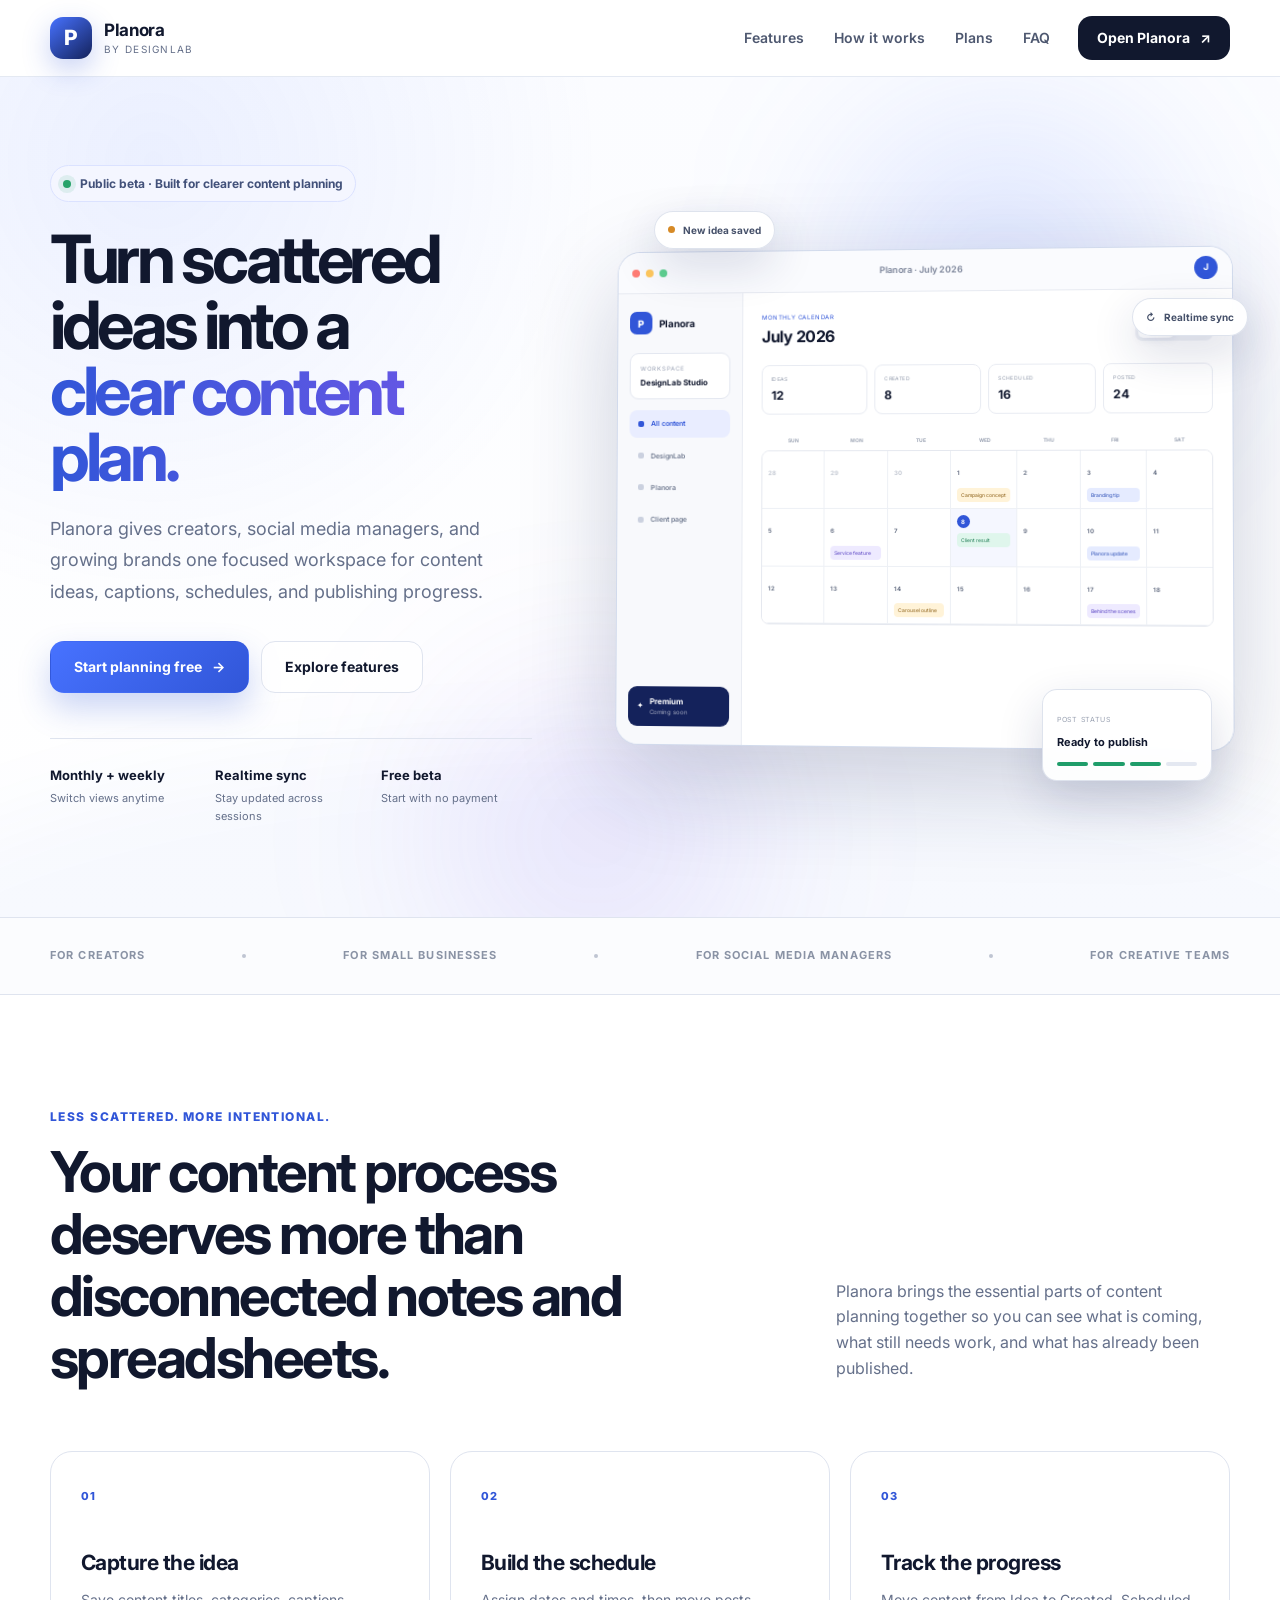
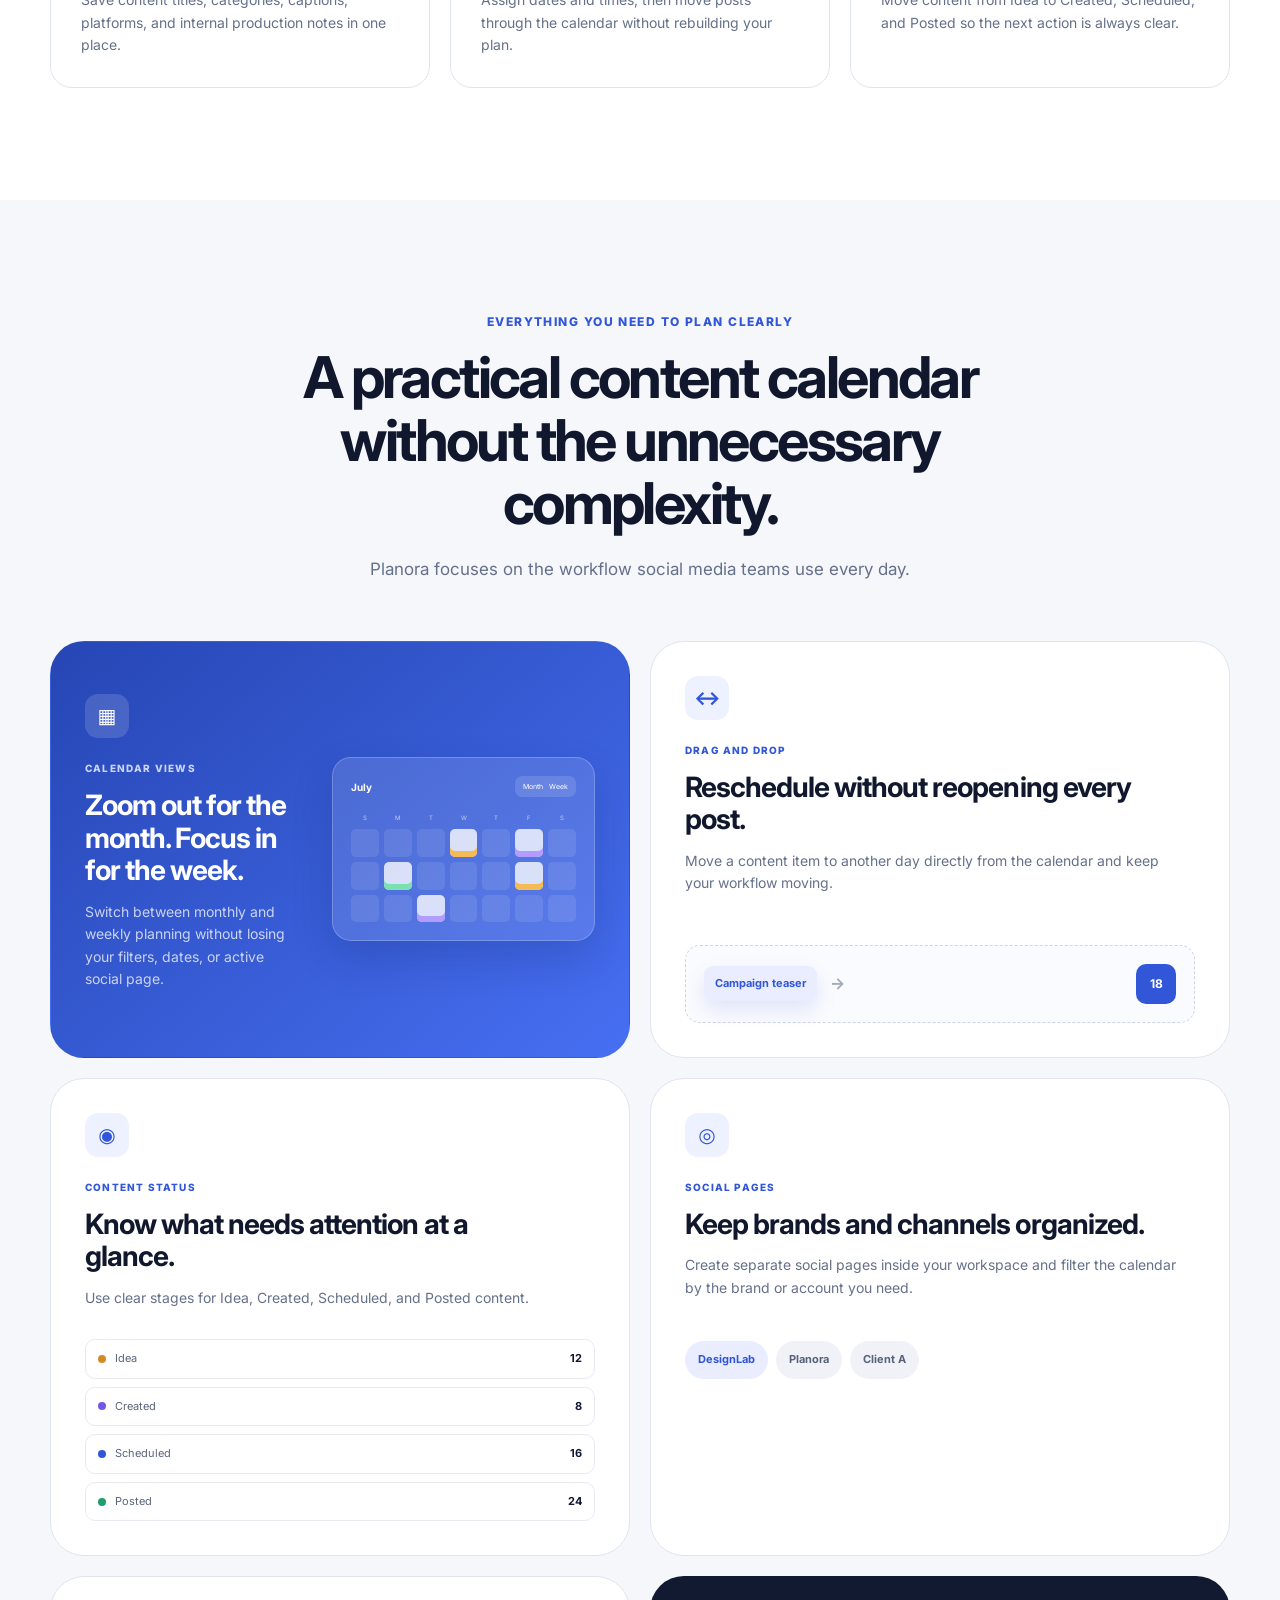
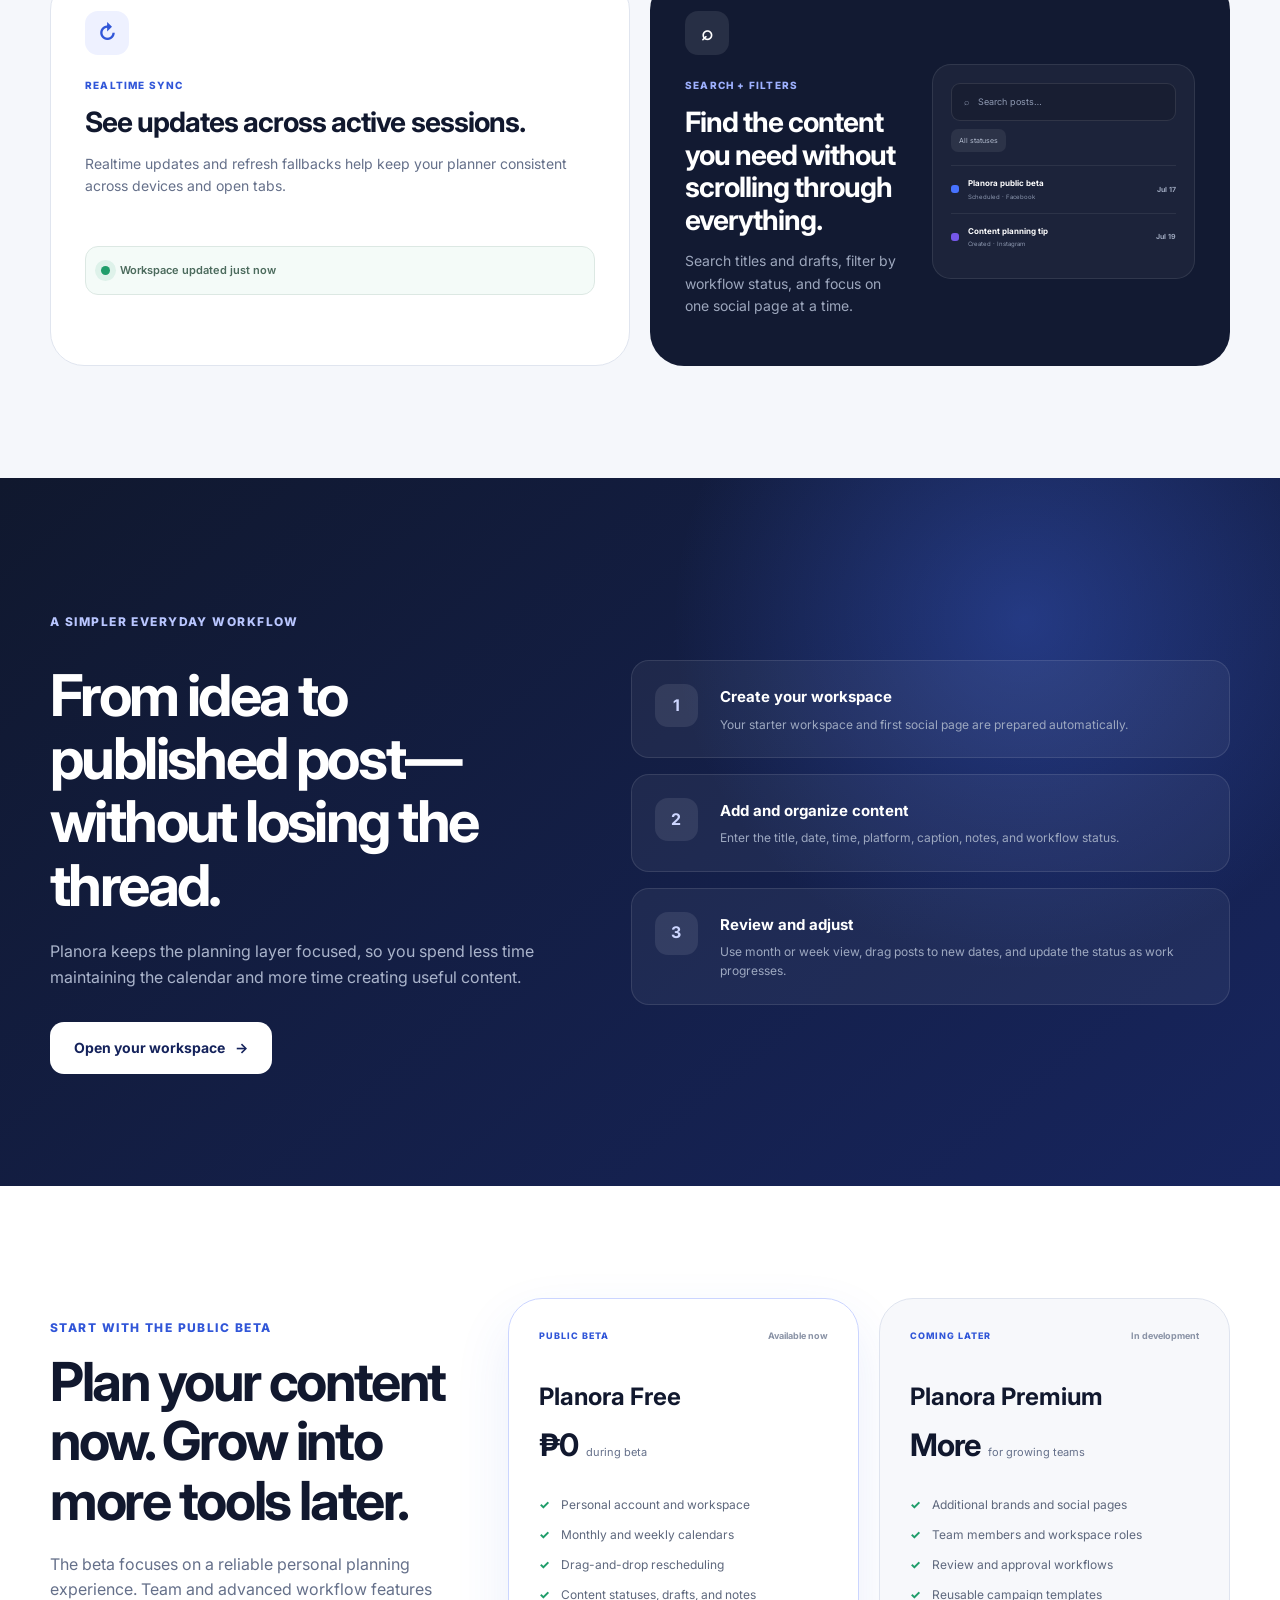
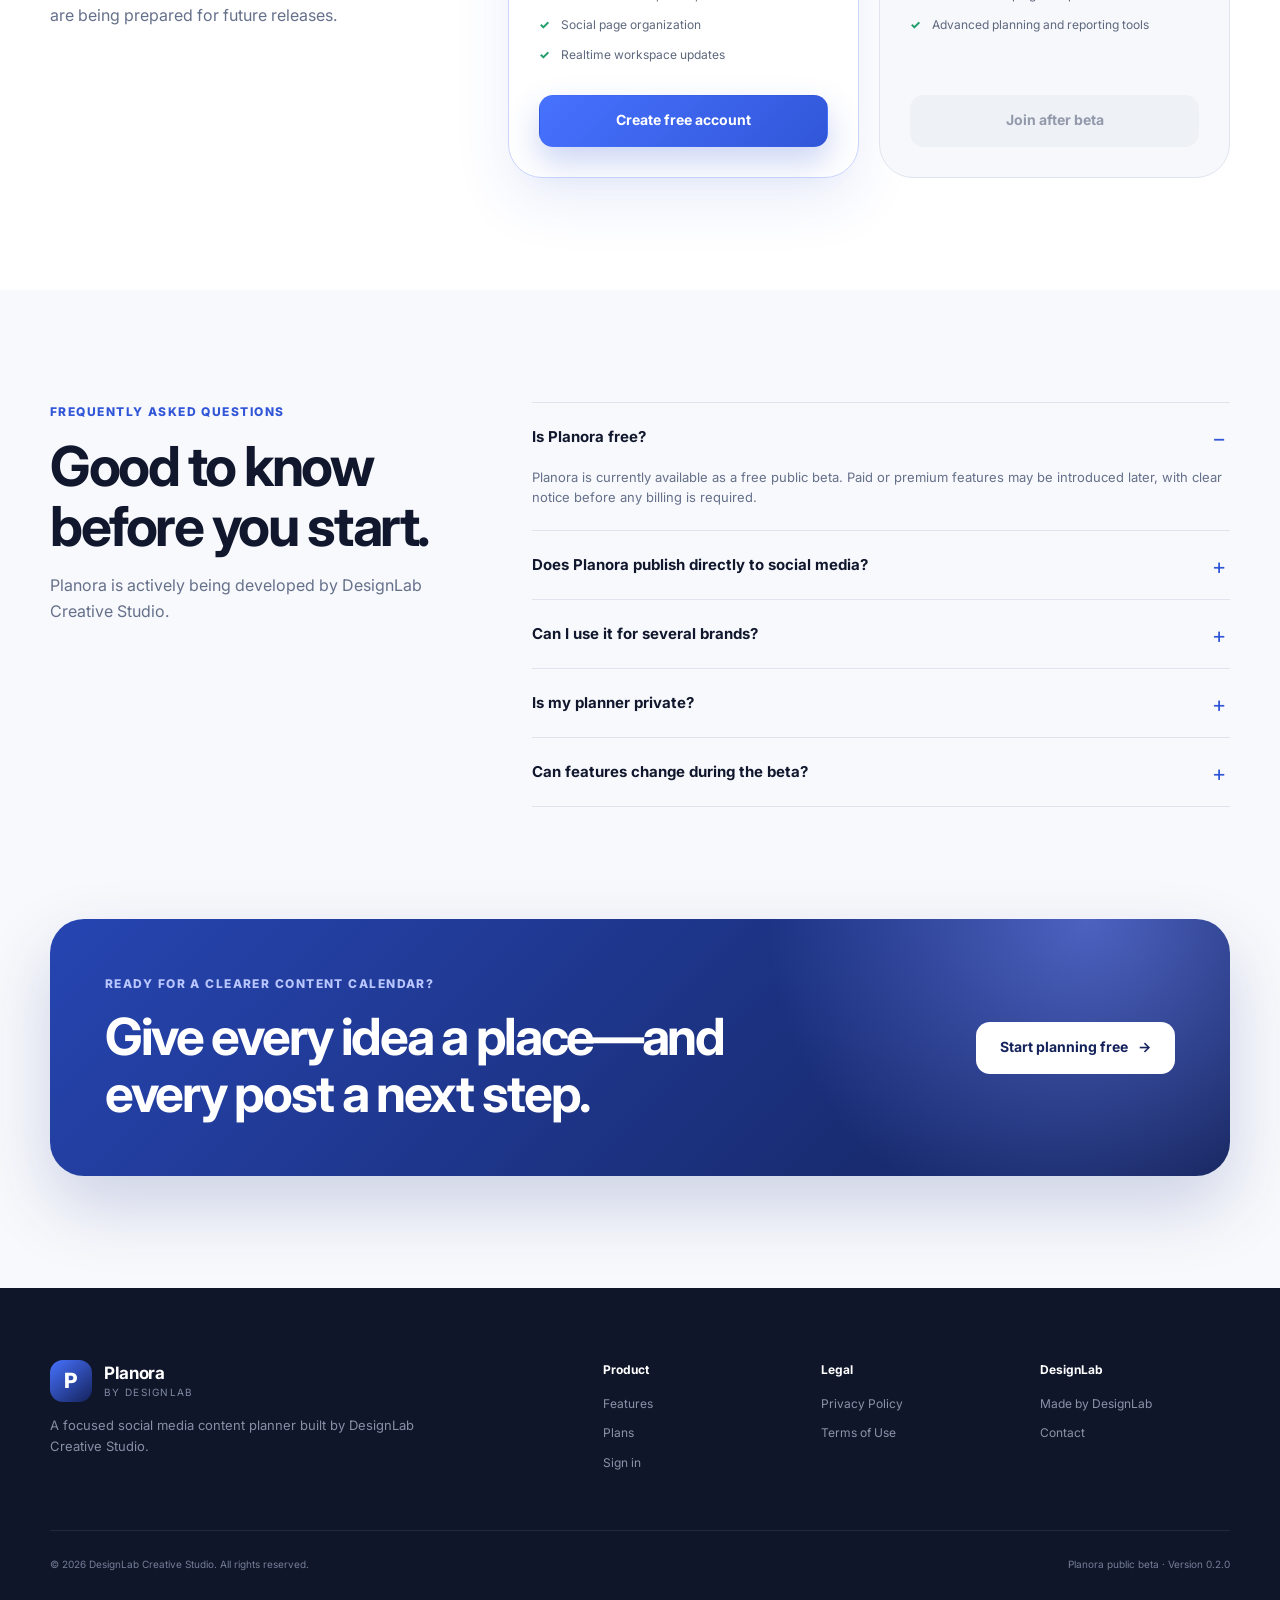
<file: index.html>
<!DOCTYPE html>
<html lang="en">
<head>
  <meta charset="UTF-8" />
  <meta name="viewport" content="width=device-width, initial-scale=1.0" />
  <meta name="theme-color" content="#3156d8" />
  <meta name="description" content="Planora is a focused social media content planner for creators, small businesses, and growing teams. Plan, organize, and move content with clarity." />
  <meta name="keywords" content="social media planner, content calendar, content planning, social media calendar, Planora, DesignLab Creative Studio" />
  <meta name="author" content="DesignLab Creative Studio" />
  <meta name="robots" content="index, follow" />

  <meta property="og:type" content="website" />
  <meta property="og:title" content="Planora — Social Media Planning, Simplified" />
  <meta property="og:description" content="Turn scattered content ideas into an organized, actionable publishing calendar." />
  <meta property="og:url" content="https://planora.madebydesignlab.com/" />
  <meta property="og:site_name" content="Planora" />

  <meta name="twitter:card" content="summary_large_image" />
  <meta name="twitter:title" content="Planora — Social Media Planning, Simplified" />
  <meta name="twitter:description" content="A clearer way to plan, organize, and schedule your social content." />

  <link rel="canonical" href="https://planora.madebydesignlab.com/" />
  <link rel="icon" href="favicon.svg" type="image/svg+xml" />
  <link rel="preconnect" href="https://fonts.googleapis.com" />
  <link rel="preconnect" href="https://fonts.gstatic.com" crossorigin />
  <link href="https://fonts.googleapis.com/css2?family=Inter:wght@400;500;600;700;800&display=swap" rel="stylesheet" />
  <link rel="stylesheet" href="landing.css" />

  <title>Planora — Social Media Planning, Simplified</title>

  <script type="application/ld+json">
  {
    "@context": "https://schema.org",
    "@type": "SoftwareApplication",
    "name": "Planora",
    "applicationCategory": "BusinessApplication",
    "operatingSystem": "Web",
    "description": "A social media content planner for organizing ideas, schedules, captions, and publishing workflows.",
    "url": "https://planora.madebydesignlab.com/",
    "creator": {
      "@type": "Organization",
      "name": "DesignLab Creative Studio",
      "url": "https://madebydesignlab.com/"
    },
    "offers": {
      "@type": "Offer",
      "price": "0",
      "priceCurrency": "PHP",
      "description": "Free public beta access"
    }
  }
  </script>
</head>
<body>
  <a class="skip-link" href="#main">Skip to content</a>

  <header class="site-header">
    <div class="shell nav-shell">
      <a class="brand" href="./" aria-label="Planora home">
        <span class="brand-mark">P</span>
        <span>
          <strong>Planora</strong>
          <small>by DesignLab</small>
        </span>
      </a>

      <nav class="desktop-nav" aria-label="Primary navigation">
        <a href="#features">Features</a>
        <a href="#workflow">How it works</a>
        <a href="#plans">Plans</a>
        <a href="#faq">FAQ</a>
      </nav>

      <a class="button button-small button-dark" href="login.html">Open Planora <span>↗</span></a>
    </div>
  </header>

  <main id="main">
    <section class="hero">
      <div class="hero-glow hero-glow-one"></div>
      <div class="hero-glow hero-glow-two"></div>

      <div class="shell hero-grid">
        <div class="hero-copy">
          <div class="eyebrow-pill"><span></span> Public beta · Built for clearer content planning</div>
          <h1>Turn scattered ideas into a <em>clear content plan.</em></h1>
          <p class="hero-lead">
            Planora gives creators, social media managers, and growing brands one focused workspace for content ideas, captions, schedules, and publishing progress.
          </p>

          <div class="hero-actions">
            <a class="button button-primary" href="login.html">Start planning free <span>→</span></a>
            <a class="button button-ghost" href="#features">Explore features</a>
          </div>

          <div class="hero-trust">
            <div><strong>Monthly + weekly</strong><span>Switch views anytime</span></div>
            <div><strong>Realtime sync</strong><span>Stay updated across sessions</span></div>
            <div><strong>Free beta</strong><span>Start with no payment</span></div>
          </div>
        </div>

        <div class="product-stage" aria-label="Planora interface preview">
          <div class="floating-chip chip-one"><span class="chip-dot idea"></span> New idea saved</div>
          <div class="floating-chip chip-two"><span>↻</span> Realtime sync</div>

          <div class="app-window">
            <div class="window-bar">
              <div class="traffic"><i></i><i></i><i></i></div>
              <div class="window-title">Planora · July 2026</div>
              <div class="window-avatar">J</div>
            </div>

            <div class="window-body">
              <aside class="mock-sidebar">
                <div class="mock-brand"><span>P</span><strong>Planora</strong></div>
                <div class="mock-workspace">
                  <small>WORKSPACE</small>
                  <strong>DesignLab Studio</strong>
                </div>
                <div class="mock-nav active"><i></i> All content</div>
                <div class="mock-nav"><i></i> DesignLab</div>
                <div class="mock-nav"><i></i> Planora</div>
                <div class="mock-nav"><i></i> Client page</div>
                <div class="mock-upgrade">✦ <span><strong>Premium</strong><small>Coming soon</small></span></div>
              </aside>

              <div class="mock-main">
                <div class="mock-heading">
                  <div><small>MONTHLY CALENDAR</small><strong>July 2026</strong></div>
                  <div class="mock-toggle"><span class="active">Month</span><span>Week</span></div>
                </div>

                <div class="mock-stats">
                  <div><small>IDEAS</small><strong>12</strong></div>
                  <div><small>CREATED</small><strong>8</strong></div>
                  <div><small>SCHEDULED</small><strong>16</strong></div>
                  <div><small>POSTED</small><strong>24</strong></div>
                </div>

                <div class="calendar-labels">
                  <span>SUN</span><span>MON</span><span>TUE</span><span>WED</span><span>THU</span><span>FRI</span><span>SAT</span>
                </div>

                <div class="mock-calendar">
                  <div class="day muted"><b>28</b></div>
                  <div class="day muted"><b>29</b></div>
                  <div class="day muted"><b>30</b></div>
                  <div class="day"><b>1</b><div class="post idea-post">Campaign concept</div></div>
                  <div class="day"><b>2</b></div>
                  <div class="day"><b>3</b><div class="post scheduled-post">Branding tip</div></div>
                  <div class="day"><b>4</b></div>
                  <div class="day"><b>5</b></div>
                  <div class="day"><b>6</b><div class="post created-post">Service feature</div></div>
                  <div class="day"><b>7</b></div>
                  <div class="day today"><b>8</b><div class="post posted-post">Client result</div></div>
                  <div class="day"><b>9</b></div>
                  <div class="day"><b>10</b><div class="post scheduled-post">Planora update</div></div>
                  <div class="day"><b>11</b></div>
                  <div class="day"><b>12</b></div>
                  <div class="day"><b>13</b></div>
                  <div class="day"><b>14</b><div class="post idea-post">Carousel outline</div></div>
                  <div class="day"><b>15</b></div>
                  <div class="day"><b>16</b></div>
                  <div class="day"><b>17</b><div class="post created-post">Behind the scenes</div></div>
                  <div class="day"><b>18</b></div>
                </div>
              </div>
            </div>
          </div>

          <div class="floating-card">
            <small>POST STATUS</small>
            <strong>Ready to publish</strong>
            <div><span></span><span></span><span></span><span></span></div>
          </div>
        </div>
      </div>
    </section>

    <section class="logo-strip" aria-label="Planora benefits">
      <div class="shell logo-strip-inner">
        <span>FOR CREATORS</span>
        <i></i>
        <span>FOR SMALL BUSINESSES</span>
        <i></i>
        <span>FOR SOCIAL MEDIA MANAGERS</span>
        <i></i>
        <span>FOR CREATIVE TEAMS</span>
      </div>
    </section>

    <section class="section problem-section">
      <div class="shell split-heading">
        <div>
          <p class="section-kicker">Less scattered. More intentional.</p>
          <h2>Your content process deserves more than disconnected notes and spreadsheets.</h2>
        </div>
        <p>
          Planora brings the essential parts of content planning together so you can see what is coming, what still needs work, and what has already been published.
        </p>
      </div>

      <div class="shell outcome-grid">
        <article>
          <span>01</span>
          <h3>Capture the idea</h3>
          <p>Save content titles, categories, captions, platforms, and internal production notes in one place.</p>
        </article>
        <article>
          <span>02</span>
          <h3>Build the schedule</h3>
          <p>Assign dates and times, then move posts through the calendar without rebuilding your plan.</p>
        </article>
        <article>
          <span>03</span>
          <h3>Track the progress</h3>
          <p>Move content from Idea to Created, Scheduled, and Posted so the next action is always clear.</p>
        </article>
      </div>
    </section>

    <section id="features" class="section feature-section">
      <div class="shell section-heading centered">
        <p class="section-kicker">Everything you need to plan clearly</p>
        <h2>A practical content calendar without the unnecessary complexity.</h2>
        <p>Planora focuses on the workflow social media teams use every day.</p>
      </div>

      <div class="shell feature-grid">
        <article class="feature-card feature-card-wide blue-card">
          <div class="feature-copy">
            <span class="feature-icon">▦</span>
            <p class="feature-label">CALENDAR VIEWS</p>
            <h3>Zoom out for the month. Focus in for the week.</h3>
            <p>Switch between monthly and weekly planning without losing your filters, dates, or active social page.</p>
          </div>
          <div class="mini-calendar">
            <div class="mini-calendar-top"><strong>July</strong><span>Month&nbsp;&nbsp; Week</span></div>
            <div class="mini-days"><span>S</span><span>M</span><span>T</span><span>W</span><span>T</span><span>F</span><span>S</span></div>
            <div class="mini-grid">
              <i></i><i></i><i></i><i class="with-post"></i><i></i><i class="with-post purple"></i><i></i>
              <i></i><i class="with-post green"></i><i></i><i></i><i></i><i class="with-post"></i><i></i>
              <i></i><i></i><i class="with-post purple"></i><i></i><i></i><i></i><i></i>
            </div>
          </div>
        </article>

        <article class="feature-card">
          <span class="feature-icon">↔</span>
          <p class="feature-label">DRAG AND DROP</p>
          <h3>Reschedule without reopening every post.</h3>
          <p>Move a content item to another day directly from the calendar and keep your workflow moving.</p>
          <div class="drag-demo">
            <span>Campaign teaser</span><b>→</b><div>18</div>
          </div>
        </article>

        <article class="feature-card">
          <span class="feature-icon">◉</span>
          <p class="feature-label">CONTENT STATUS</p>
          <h3>Know what needs attention at a glance.</h3>
          <p>Use clear stages for Idea, Created, Scheduled, and Posted content.</p>
          <div class="status-stack">
            <span><i class="idea"></i>Idea <b>12</b></span>
            <span><i class="created"></i>Created <b>8</b></span>
            <span><i class="scheduled"></i>Scheduled <b>16</b></span>
            <span><i class="posted"></i>Posted <b>24</b></span>
          </div>
        </article>

        <article class="feature-card">
          <span class="feature-icon">◎</span>
          <p class="feature-label">SOCIAL PAGES</p>
          <h3>Keep brands and channels organized.</h3>
          <p>Create separate social pages inside your workspace and filter the calendar by the brand or account you need.</p>
          <div class="page-pills"><span>DesignLab</span><span>Planora</span><span>Client A</span></div>
        </article>

        <article class="feature-card">
          <span class="feature-icon">↻</span>
          <p class="feature-label">REALTIME SYNC</p>
          <h3>See updates across active sessions.</h3>
          <p>Realtime updates and refresh fallbacks help keep your planner consistent across devices and open tabs.</p>
          <div class="sync-line"><i></i><span>Workspace updated just now</span></div>
        </article>

        <article class="feature-card feature-card-wide dark-card">
          <div class="feature-copy">
            <span class="feature-icon">⌕</span>
            <p class="feature-label">SEARCH + FILTERS</p>
            <h3>Find the content you need without scrolling through everything.</h3>
            <p>Search titles and drafts, filter by workflow status, and focus on one social page at a time.</p>
          </div>
          <div class="search-preview">
            <div class="search-box">⌕ &nbsp; Search posts…</div>
            <span>All statuses</span>
            <div class="search-result"><i></i><div><strong>Planora public beta</strong><small>Scheduled · Facebook</small></div><b>Jul 17</b></div>
            <div class="search-result"><i class="purple"></i><div><strong>Content planning tip</strong><small>Created · Instagram</small></div><b>Jul 19</b></div>
          </div>
        </article>
      </div>
    </section>

    <section id="workflow" class="section workflow-section">
      <div class="shell workflow-grid">
        <div class="workflow-copy">
          <p class="section-kicker light">A simpler everyday workflow</p>
          <h2>From idea to published post—without losing the thread.</h2>
          <p>Planora keeps the planning layer focused, so you spend less time maintaining the calendar and more time creating useful content.</p>
          <a class="button button-light" href="login.html">Open your workspace <span>→</span></a>
        </div>

        <div class="workflow-steps">
          <article><span>1</span><div><strong>Create your workspace</strong><p>Your starter workspace and first social page are prepared automatically.</p></div></article>
          <article><span>2</span><div><strong>Add and organize content</strong><p>Enter the title, date, time, platform, caption, notes, and workflow status.</p></div></article>
          <article><span>3</span><div><strong>Review and adjust</strong><p>Use month or week view, drag posts to new dates, and update the status as work progresses.</p></div></article>
        </div>
      </div>
    </section>

    <section id="plans" class="section plans-section">
      <div class="shell plans-grid">
        <div class="plans-heading">
          <p class="section-kicker">Start with the public beta</p>
          <h2>Plan your content now. Grow into more tools later.</h2>
          <p>The beta focuses on a reliable personal planning experience. Team and advanced workflow features are being prepared for future releases.</p>
        </div>

        <article class="plan-card current-plan">
          <div class="plan-top"><span>PUBLIC BETA</span><b>Available now</b></div>
          <h3>Planora Free</h3>
          <p class="price"><strong>₱0</strong><span>during beta</span></p>
          <ul>
            <li>Personal account and workspace</li>
            <li>Monthly and weekly calendars</li>
            <li>Drag-and-drop rescheduling</li>
            <li>Content statuses, drafts, and notes</li>
            <li>Social page organization</li>
            <li>Realtime workspace updates</li>
          </ul>
          <a class="button button-primary button-full" href="login.html">Create free account</a>
        </article>

        <article class="plan-card future-plan">
          <div class="plan-top"><span>COMING LATER</span><b>In development</b></div>
          <h3>Planora Premium</h3>
          <p class="price"><strong>More</strong><span>for growing teams</span></p>
          <ul>
            <li>Additional brands and social pages</li>
            <li>Team members and workspace roles</li>
            <li>Review and approval workflows</li>
            <li>Reusable campaign templates</li>
            <li>Advanced planning and reporting tools</li>
          </ul>
          <span class="button button-disabled button-full">Join after beta</span>
        </article>
      </div>
    </section>

    <section id="faq" class="section faq-section">
      <div class="shell faq-layout">
        <div>
          <p class="section-kicker">Frequently asked questions</p>
          <h2>Good to know before you start.</h2>
          <p>Planora is actively being developed by DesignLab Creative Studio.</p>
        </div>

        <div class="faq-list">
          <details open>
            <summary>Is Planora free?</summary>
            <p>Planora is currently available as a free public beta. Paid or premium features may be introduced later, with clear notice before any billing is required.</p>
          </details>
          <details>
            <summary>Does Planora publish directly to social media?</summary>
            <p>Not yet. The current beta is a planning and workflow tool. It helps you organize content, schedules, captions, and status—not automatically publish to social networks.</p>
          </details>
          <details>
            <summary>Can I use it for several brands?</summary>
            <p>You can organize social pages within your workspace. Expanded multi-brand limits and team controls are planned for Premium.</p>
          </details>
          <details>
            <summary>Is my planner private?</summary>
            <p>Planora uses account-based access and database row-level security so users can only access records permitted for their account and workspace.</p>
          </details>
          <details>
            <summary>Can features change during the beta?</summary>
            <p>Yes. Beta features, limits, and interface details may change as the product is tested and improved. Important updates will appear in the in-app changelog.</p>
          </details>
        </div>
      </div>
    </section>

    <section class="final-cta">
      <div class="shell final-cta-card">
        <div>
          <p class="section-kicker light">Ready for a clearer content calendar?</p>
          <h2>Give every idea a place—and every post a next step.</h2>
        </div>
        <a class="button button-light" href="login.html">Start planning free <span>→</span></a>
      </div>
    </section>
  </main>

  <footer class="site-footer">
    <div class="shell footer-grid">
      <div>
        <a class="brand footer-brand" href="./">
          <span class="brand-mark">P</span>
          <span><strong>Planora</strong><small>by DesignLab</small></span>
        </a>
        <p>A focused social media content planner built by DesignLab Creative Studio.</p>
      </div>

      <div class="footer-links">
        <div><strong>Product</strong><a href="#features">Features</a><a href="#plans">Plans</a><a href="login.html">Sign in</a></div>
        <div><strong>Legal</strong><a href="privacy.html">Privacy Policy</a><a href="terms.html">Terms of Use</a></div>
        <div><strong>DesignLab</strong><a href="https://madebydesignlab.com/">Made by DesignLab</a><a href="mailto:jannjaravata@gmail.com">Contact</a></div>
      </div>
    </div>

    <div class="shell footer-bottom">
      <span>© 2026 DesignLab Creative Studio. All rights reserved.</span>
      <span>Planora public beta · Version 0.2.0</span>
    </div>
  </footer>
</body>
</html>
</file>
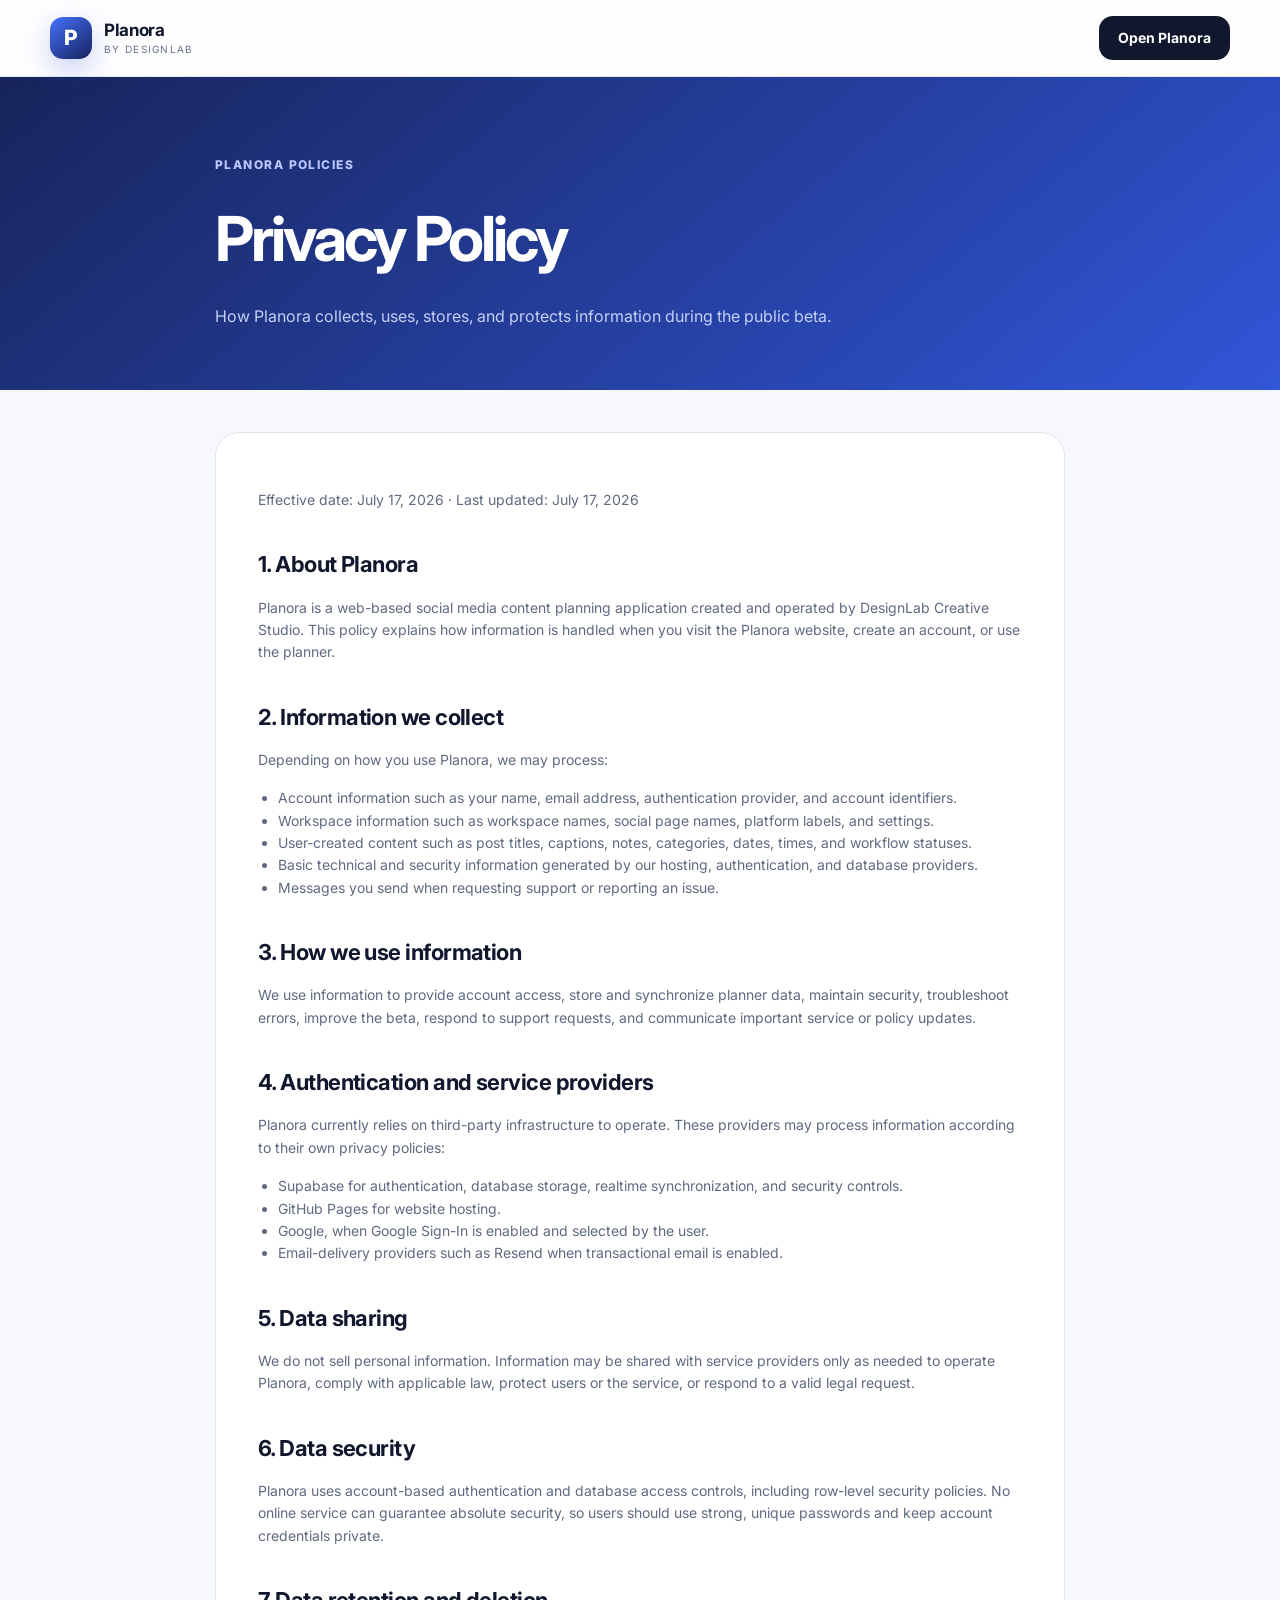
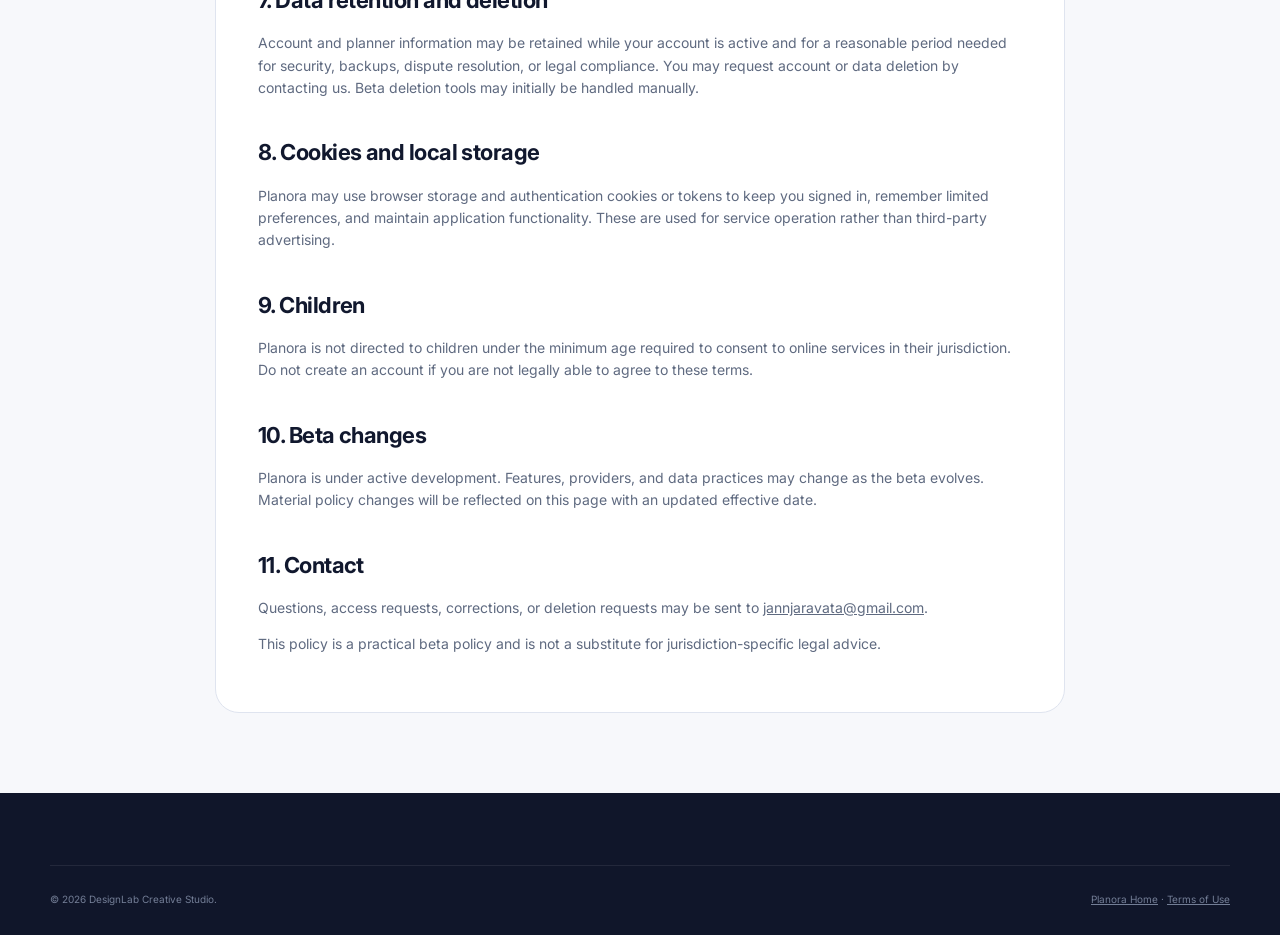
<file: privacy.html>
<!DOCTYPE html>
<html lang="en">
<head>
  <meta charset="UTF-8" />
  <meta name="viewport" content="width=device-width, initial-scale=1.0" />
  <meta name="theme-color" content="#3156d8" />
  <meta name="description" content="Privacy Policy for the Planora social media planning application." />
  <meta name="robots" content="index, follow" />
  <link rel="canonical" href="https://planora.madebydesignlab.com/privacy.html" />
  <link rel="icon" href="favicon.svg" type="image/svg+xml" />
  <link rel="preconnect" href="https://fonts.googleapis.com" />
  <link rel="preconnect" href="https://fonts.gstatic.com" crossorigin />
  <link href="https://fonts.googleapis.com/css2?family=Inter:wght@400;500;600;700;800&display=swap" rel="stylesheet" />
  <link rel="stylesheet" href="landing.css" />
  <title>Privacy Policy — Planora</title>
</head>
<body class="legal-page">
  <header class="site-header">
    <div class="shell nav-shell">
      <a class="brand" href="./"><span class="brand-mark">P</span><span><strong>Planora</strong><small>by DesignLab</small></span></a>
      <a class="button button-small button-dark" href="login.html">Open Planora</a>
    </div>
  </header>

  <section class="legal-hero">
    <div class="legal-shell">
      <p class="section-kicker light">Planora policies</p>
      <h1>Privacy Policy</h1>
      <p>How Planora collects, uses, stores, and protects information during the public beta.</p>
    </div>
  </section>

  <main class="legal-shell legal-content">
    <p class="legal-meta">Effective date: July 17, 2026 · Last updated: July 17, 2026</p>

    <h2>1. About Planora</h2>
    <p>Planora is a web-based social media content planning application created and operated by DesignLab Creative Studio. This policy explains how information is handled when you visit the Planora website, create an account, or use the planner.</p>

    <h2>2. Information we collect</h2>
    <p>Depending on how you use Planora, we may process:</p>
    <ul>
      <li>Account information such as your name, email address, authentication provider, and account identifiers.</li>
      <li>Workspace information such as workspace names, social page names, platform labels, and settings.</li>
      <li>User-created content such as post titles, captions, notes, categories, dates, times, and workflow statuses.</li>
      <li>Basic technical and security information generated by our hosting, authentication, and database providers.</li>
      <li>Messages you send when requesting support or reporting an issue.</li>
    </ul>

    <h2>3. How we use information</h2>
    <p>We use information to provide account access, store and synchronize planner data, maintain security, troubleshoot errors, improve the beta, respond to support requests, and communicate important service or policy updates.</p>

    <h2>4. Authentication and service providers</h2>
    <p>Planora currently relies on third-party infrastructure to operate. These providers may process information according to their own privacy policies:</p>
    <ul>
      <li>Supabase for authentication, database storage, realtime synchronization, and security controls.</li>
      <li>GitHub Pages for website hosting.</li>
      <li>Google, when Google Sign-In is enabled and selected by the user.</li>
      <li>Email-delivery providers such as Resend when transactional email is enabled.</li>
    </ul>

    <h2>5. Data sharing</h2>
    <p>We do not sell personal information. Information may be shared with service providers only as needed to operate Planora, comply with applicable law, protect users or the service, or respond to a valid legal request.</p>

    <h2>6. Data security</h2>
    <p>Planora uses account-based authentication and database access controls, including row-level security policies. No online service can guarantee absolute security, so users should use strong, unique passwords and keep account credentials private.</p>

    <h2>7. Data retention and deletion</h2>
    <p>Account and planner information may be retained while your account is active and for a reasonable period needed for security, backups, dispute resolution, or legal compliance. You may request account or data deletion by contacting us. Beta deletion tools may initially be handled manually.</p>

    <h2>8. Cookies and local storage</h2>
    <p>Planora may use browser storage and authentication cookies or tokens to keep you signed in, remember limited preferences, and maintain application functionality. These are used for service operation rather than third-party advertising.</p>

    <h2>9. Children</h2>
    <p>Planora is not directed to children under the minimum age required to consent to online services in their jurisdiction. Do not create an account if you are not legally able to agree to these terms.</p>

    <h2>10. Beta changes</h2>
    <p>Planora is under active development. Features, providers, and data practices may change as the beta evolves. Material policy changes will be reflected on this page with an updated effective date.</p>

    <h2>11. Contact</h2>
    <p>Questions, access requests, corrections, or deletion requests may be sent to <a href="mailto:jannjaravata@gmail.com">jannjaravata@gmail.com</a>.</p>

    <p class="legal-meta">This policy is a practical beta policy and is not a substitute for jurisdiction-specific legal advice.</p>
  </main>

  <footer class="site-footer">
    <div class="shell footer-bottom">
      <span>© 2026 DesignLab Creative Studio.</span>
      <span><a href="./">Planora Home</a> · <a href="terms.html">Terms of Use</a></span>
    </div>
  </footer>
</body>
</html>
</file>
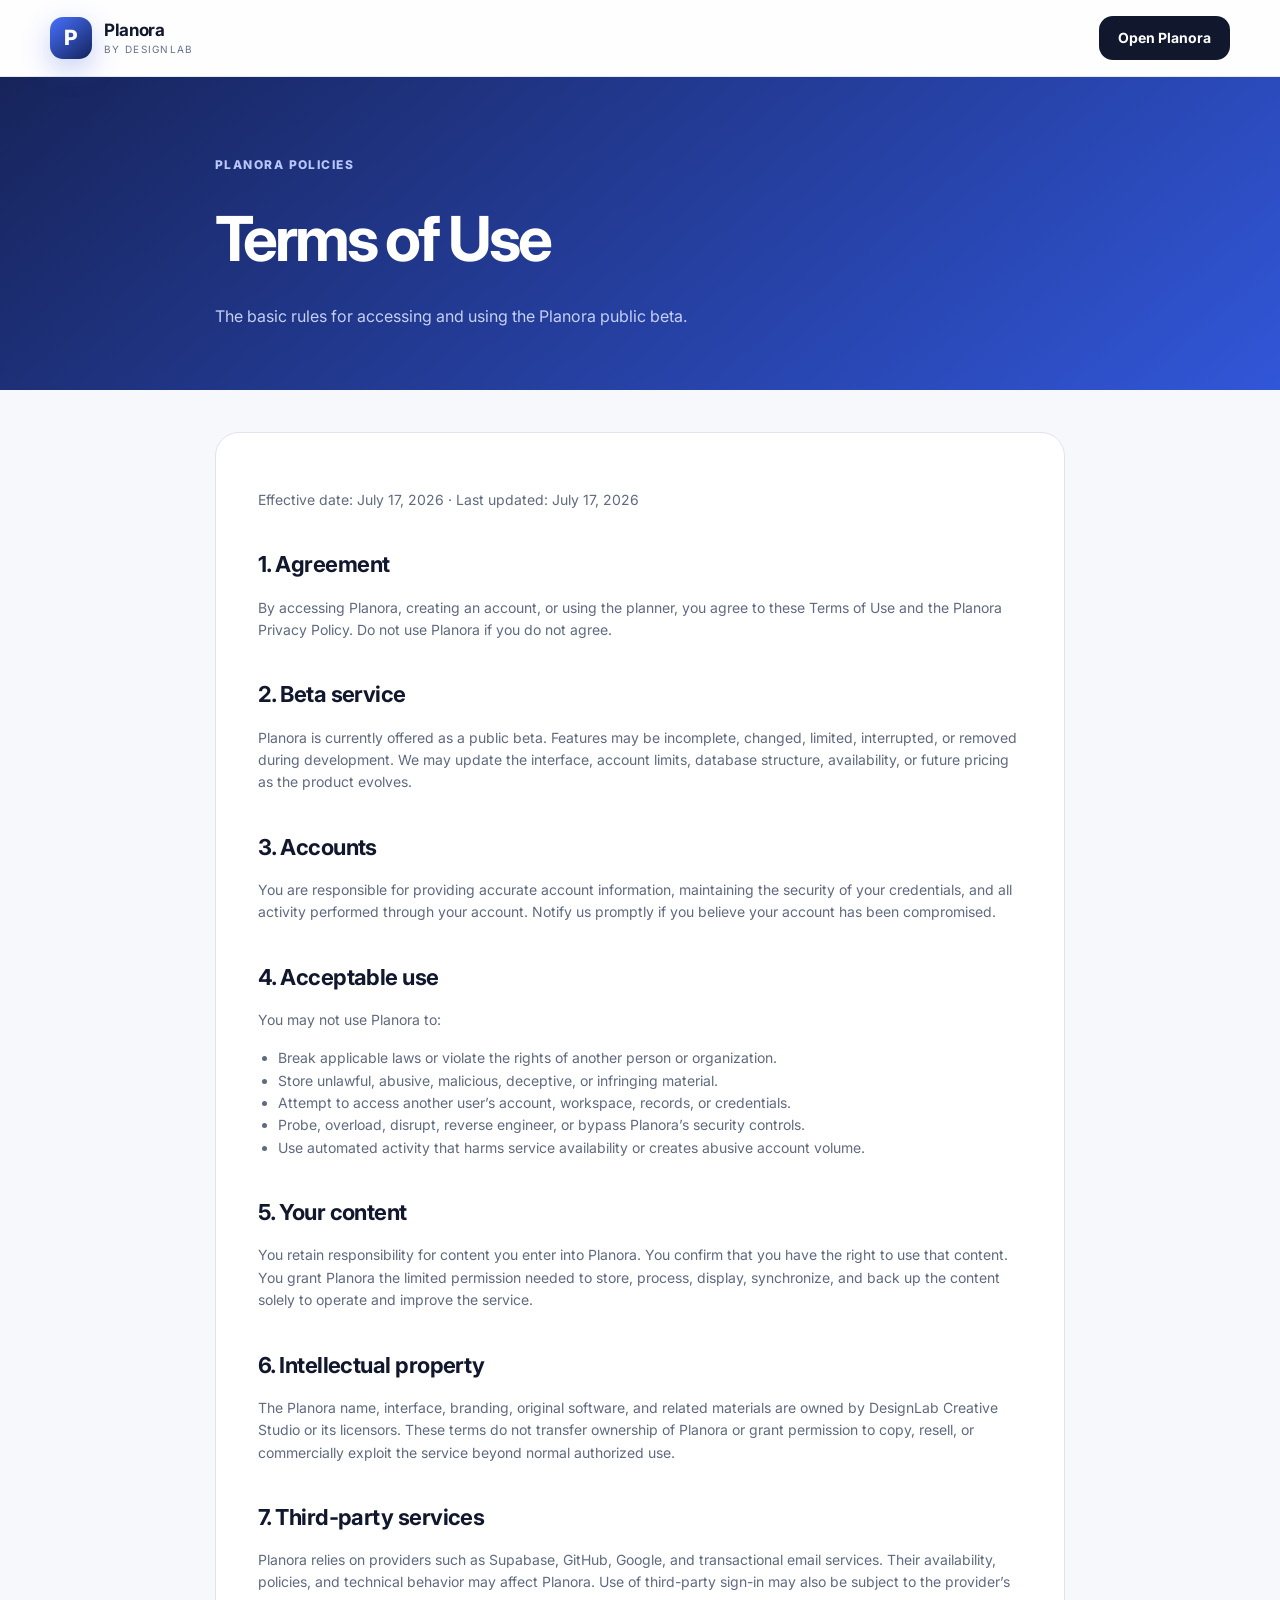
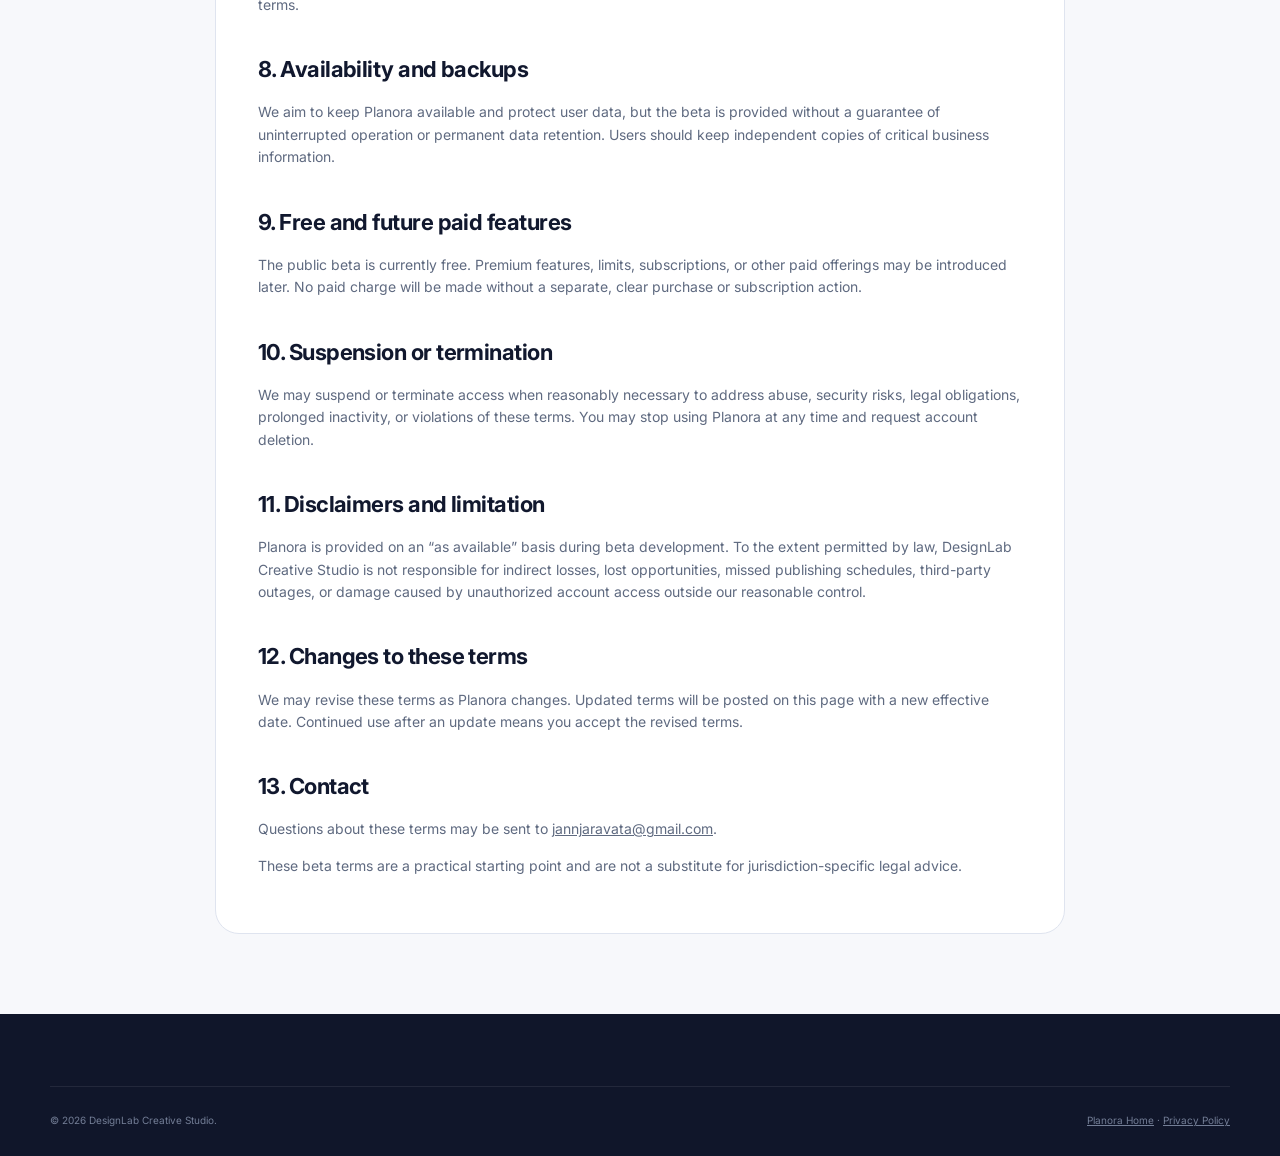
<file: terms.html>
<!DOCTYPE html>
<html lang="en">
<head>
  <meta charset="UTF-8" />
  <meta name="viewport" content="width=device-width, initial-scale=1.0" />
  <meta name="theme-color" content="#3156d8" />
  <meta name="description" content="Terms of Use for the Planora social media planning application." />
  <meta name="robots" content="index, follow" />
  <link rel="canonical" href="https://planora.madebydesignlab.com/terms.html" />
  <link rel="icon" href="favicon.svg" type="image/svg+xml" />
  <link rel="preconnect" href="https://fonts.googleapis.com" />
  <link rel="preconnect" href="https://fonts.gstatic.com" crossorigin />
  <link href="https://fonts.googleapis.com/css2?family=Inter:wght@400;500;600;700;800&display=swap" rel="stylesheet" />
  <link rel="stylesheet" href="landing.css" />
  <title>Terms of Use — Planora</title>
</head>
<body class="legal-page">
  <header class="site-header">
    <div class="shell nav-shell">
      <a class="brand" href="./"><span class="brand-mark">P</span><span><strong>Planora</strong><small>by DesignLab</small></span></a>
      <a class="button button-small button-dark" href="login.html">Open Planora</a>
    </div>
  </header>

  <section class="legal-hero">
    <div class="legal-shell">
      <p class="section-kicker light">Planora policies</p>
      <h1>Terms of Use</h1>
      <p>The basic rules for accessing and using the Planora public beta.</p>
    </div>
  </section>

  <main class="legal-shell legal-content">
    <p class="legal-meta">Effective date: July 17, 2026 · Last updated: July 17, 2026</p>

    <h2>1. Agreement</h2>
    <p>By accessing Planora, creating an account, or using the planner, you agree to these Terms of Use and the Planora Privacy Policy. Do not use Planora if you do not agree.</p>

    <h2>2. Beta service</h2>
    <p>Planora is currently offered as a public beta. Features may be incomplete, changed, limited, interrupted, or removed during development. We may update the interface, account limits, database structure, availability, or future pricing as the product evolves.</p>

    <h2>3. Accounts</h2>
    <p>You are responsible for providing accurate account information, maintaining the security of your credentials, and all activity performed through your account. Notify us promptly if you believe your account has been compromised.</p>

    <h2>4. Acceptable use</h2>
    <p>You may not use Planora to:</p>
    <ul>
      <li>Break applicable laws or violate the rights of another person or organization.</li>
      <li>Store unlawful, abusive, malicious, deceptive, or infringing material.</li>
      <li>Attempt to access another user’s account, workspace, records, or credentials.</li>
      <li>Probe, overload, disrupt, reverse engineer, or bypass Planora’s security controls.</li>
      <li>Use automated activity that harms service availability or creates abusive account volume.</li>
    </ul>

    <h2>5. Your content</h2>
    <p>You retain responsibility for content you enter into Planora. You confirm that you have the right to use that content. You grant Planora the limited permission needed to store, process, display, synchronize, and back up the content solely to operate and improve the service.</p>

    <h2>6. Intellectual property</h2>
    <p>The Planora name, interface, branding, original software, and related materials are owned by DesignLab Creative Studio or its licensors. These terms do not transfer ownership of Planora or grant permission to copy, resell, or commercially exploit the service beyond normal authorized use.</p>

    <h2>7. Third-party services</h2>
    <p>Planora relies on providers such as Supabase, GitHub, Google, and transactional email services. Their availability, policies, and technical behavior may affect Planora. Use of third-party sign-in may also be subject to the provider’s terms.</p>

    <h2>8. Availability and backups</h2>
    <p>We aim to keep Planora available and protect user data, but the beta is provided without a guarantee of uninterrupted operation or permanent data retention. Users should keep independent copies of critical business information.</p>

    <h2>9. Free and future paid features</h2>
    <p>The public beta is currently free. Premium features, limits, subscriptions, or other paid offerings may be introduced later. No paid charge will be made without a separate, clear purchase or subscription action.</p>

    <h2>10. Suspension or termination</h2>
    <p>We may suspend or terminate access when reasonably necessary to address abuse, security risks, legal obligations, prolonged inactivity, or violations of these terms. You may stop using Planora at any time and request account deletion.</p>

    <h2>11. Disclaimers and limitation</h2>
    <p>Planora is provided on an “as available” basis during beta development. To the extent permitted by law, DesignLab Creative Studio is not responsible for indirect losses, lost opportunities, missed publishing schedules, third-party outages, or damage caused by unauthorized account access outside our reasonable control.</p>

    <h2>12. Changes to these terms</h2>
    <p>We may revise these terms as Planora changes. Updated terms will be posted on this page with a new effective date. Continued use after an update means you accept the revised terms.</p>

    <h2>13. Contact</h2>
    <p>Questions about these terms may be sent to <a href="mailto:jannjaravata@gmail.com">jannjaravata@gmail.com</a>.</p>

    <p class="legal-meta">These beta terms are a practical starting point and are not a substitute for jurisdiction-specific legal advice.</p>
  </main>

  <footer class="site-footer">
    <div class="shell footer-bottom">
      <span>© 2026 DesignLab Creative Studio.</span>
      <span><a href="./">Planora Home</a> · <a href="privacy.html">Privacy Policy</a></span>
    </div>
  </footer>
</body>
</html>
</file>
<file: landing.css>
:root {
  --ink: #11182e;
  --muted: #65708a;
  --line: #dfe4ef;
  --soft: #f5f7fb;
  --white: #ffffff;
  --blue: #3156d8;
  --blue-2: #4772ff;
  --navy: #14225b;
  --purple: #7557e8;
  --green: #1f9d6a;
  --orange: #d68a26;
  --radius-sm: 14px;
  --radius-md: 22px;
  --radius-lg: 34px;
  --shadow: 0 24px 70px rgba(28, 45, 103, 0.15);
}

* { box-sizing: border-box; }

html { scroll-behavior: smooth; }

body {
  margin: 0;
  color: var(--ink);
  background: var(--white);
  font-family: "Inter", system-ui, -apple-system, BlinkMacSystemFont, "Segoe UI", sans-serif;
  line-height: 1.6;
  -webkit-font-smoothing: antialiased;
}

a { color: inherit; }

button, input, select, textarea { font: inherit; }

img { max-width: 100%; }

.shell {
  width: min(1180px, calc(100% - 40px));
  margin-inline: auto;
}

.skip-link {
  position: fixed;
  left: 16px;
  top: -80px;
  z-index: 999;
  padding: 12px 18px;
  border-radius: 10px;
  background: var(--ink);
  color: var(--white);
  transition: top .2s ease;
}

.skip-link:focus { top: 16px; }

.site-header {
  position: sticky;
  top: 0;
  z-index: 100;
  border-bottom: 1px solid rgba(223, 228, 239, .82);
  background: rgba(255, 255, 255, .84);
  backdrop-filter: blur(18px);
}

.nav-shell {
  min-height: 76px;
  display: flex;
  align-items: center;
  justify-content: space-between;
  gap: 28px;
}

.brand {
  display: inline-flex;
  align-items: center;
  gap: 12px;
  text-decoration: none;
}

.brand-mark {
  width: 42px;
  height: 42px;
  display: grid;
  place-items: center;
  border-radius: 13px;
  color: var(--white);
  font-size: 21px;
  font-weight: 800;
  background: linear-gradient(140deg, var(--blue-2), var(--navy));
  box-shadow: 0 10px 28px rgba(49, 86, 216, .28);
}

.brand strong,
.brand small {
  display: block;
  line-height: 1.1;
}

.brand strong { font-size: 17px; letter-spacing: -.02em; }
.brand small { margin-top: 4px; color: var(--muted); font-size: 10px; text-transform: uppercase; letter-spacing: .13em; }

.desktop-nav {
  display: flex;
  align-items: center;
  gap: 30px;
  margin-left: auto;
}

.desktop-nav a {
  color: #4e5870;
  font-size: 14px;
  font-weight: 600;
  text-decoration: none;
  transition: color .2s ease;
}

.desktop-nav a:hover { color: var(--blue); }

.button {
  min-height: 52px;
  display: inline-flex;
  align-items: center;
  justify-content: center;
  gap: 10px;
  padding: 0 23px;
  border: 1px solid transparent;
  border-radius: 14px;
  font-size: 14px;
  font-weight: 700;
  text-decoration: none;
  transition: transform .2s ease, box-shadow .2s ease, background .2s ease;
}

.button:hover { transform: translateY(-2px); }

.button-small {
  min-height: 44px;
  padding-inline: 18px;
}

.button-primary {
  color: var(--white);
  background: linear-gradient(135deg, var(--blue-2), var(--blue));
  box-shadow: 0 15px 32px rgba(49, 86, 216, .25);
}

.button-primary:hover { box-shadow: 0 18px 38px rgba(49, 86, 216, .34); }

.button-dark { color: var(--white); background: var(--ink); }
.button-dark:hover { background: #202a45; }

.button-ghost {
  border-color: var(--line);
  background: rgba(255,255,255,.78);
  color: var(--ink);
}

.button-light { background: var(--white); color: var(--navy); }
.button-full { width: 100%; }

.button-disabled {
  color: #9299aa;
  background: #eef1f6;
  cursor: default;
}

.button-disabled:hover { transform: none; }

.hero {
  position: relative;
  overflow: hidden;
  padding: 88px 0 92px;
  background:
    radial-gradient(circle at 12% 10%, rgba(71, 114, 255, .09), transparent 33%),
    linear-gradient(180deg, #fbfcff 0%, #ffffff 100%);
}

.hero::after {
  content: "";
  position: absolute;
  inset: auto -12% -260px;
  height: 440px;
  border-radius: 50%;
  background: rgba(49, 86, 216, .035);
  filter: blur(40px);
}

.hero-glow {
  position: absolute;
  width: 320px;
  height: 320px;
  border-radius: 50%;
  filter: blur(90px);
  pointer-events: none;
}

.hero-glow-one { top: 40px; right: 9%; background: rgba(71,114,255,.16); }
.hero-glow-two { bottom: -80px; left: 34%; background: rgba(117,87,232,.11); }

.hero-grid {
  position: relative;
  z-index: 1;
  display: grid;
  grid-template-columns: .86fr 1.14fr;
  align-items: center;
  gap: 58px;
}

.eyebrow-pill {
  width: max-content;
  max-width: 100%;
  display: inline-flex;
  align-items: center;
  gap: 9px;
  padding: 8px 12px;
  border: 1px solid #dbe2ff;
  border-radius: 999px;
  background: #f4f6ff;
  color: #42517a;
  font-size: 12px;
  font-weight: 700;
}

.eyebrow-pill span {
  width: 8px;
  height: 8px;
  border-radius: 50%;
  background: #28a36a;
  box-shadow: 0 0 0 5px rgba(40,163,106,.11);
}

.hero h1 {
  margin: 25px 0 22px;
  max-width: 680px;
  font-size: clamp(44px, 5.2vw, 76px);
  line-height: .99;
  letter-spacing: -.065em;
}

.hero h1 em {
  display: block;
  color: transparent;
  font-style: normal;
  background: linear-gradient(90deg, var(--blue), var(--purple));
  -webkit-background-clip: text;
  background-clip: text;
}

.hero-lead {
  max-width: 640px;
  margin: 0;
  color: var(--muted);
  font-size: 18px;
  line-height: 1.75;
}

.hero-actions {
  display: flex;
  flex-wrap: wrap;
  gap: 12px;
  margin-top: 34px;
}

.hero-trust {
  display: grid;
  grid-template-columns: repeat(3, 1fr);
  gap: 14px;
  margin-top: 45px;
  padding-top: 26px;
  border-top: 1px solid var(--line);
}

.hero-trust strong,
.hero-trust span { display: block; }

.hero-trust strong { font-size: 13px; }
.hero-trust span { margin-top: 4px; color: var(--muted); font-size: 11px; }

.product-stage {
  position: relative;
  min-width: 0;
  padding: 38px 0 34px 22px;
}

.app-window {
  position: relative;
  z-index: 2;
  overflow: hidden;
  border: 1px solid rgba(205, 214, 234, .9);
  border-radius: 23px;
  background: #fff;
  box-shadow: 0 32px 100px rgba(26, 39, 89, .22);
  transform: perspective(1200px) rotateY(-3deg) rotateX(1deg);
}

.window-bar {
  height: 42px;
  display: grid;
  grid-template-columns: 1fr auto 1fr;
  align-items: center;
  padding: 0 14px;
  border-bottom: 1px solid #e7eaf1;
  background: #fafbfe;
}

.traffic { display: flex; gap: 6px; }
.traffic i { width: 8px; height: 8px; border-radius: 50%; background: #dfe3ed; }
.traffic i:first-child { background: #ff7c74; }
.traffic i:nth-child(2) { background: #ffc85d; }
.traffic i:nth-child(3) { background: #5fd190; }
.window-title { color: #7a8398; font-size: 9px; font-weight: 600; }
.window-avatar {
  justify-self: end;
  width: 23px;
  height: 23px;
  display: grid;
  place-items: center;
  border-radius: 50%;
  color: #fff;
  background: var(--blue);
  font-size: 9px;
  font-weight: 700;
}

.window-body {
  min-height: 455px;
  display: grid;
  grid-template-columns: 128px 1fr;
}

.mock-sidebar {
  display: flex;
  flex-direction: column;
  gap: 5px;
  padding: 18px 12px;
  border-right: 1px solid #e8ebf2;
  background: #f8f9fc;
}

.mock-brand {
  display: flex;
  align-items: center;
  gap: 7px;
  margin-bottom: 14px;
  font-size: 10px;
}

.mock-brand span {
  width: 23px;
  height: 23px;
  display: grid;
  place-items: center;
  border-radius: 7px;
  color: #fff;
  background: var(--blue);
  font-weight: 800;
}

.mock-workspace {
  padding: 10px;
  margin-bottom: 6px;
  border: 1px solid #e3e7f0;
  border-radius: 9px;
  background: #fff;
}

.mock-workspace small,
.mock-workspace strong { display: block; }
.mock-workspace small { color: #9aa2b4; font-size: 6px; letter-spacing: .12em; }
.mock-workspace strong { margin-top: 3px; font-size: 8px; }

.mock-nav {
  display: flex;
  align-items: center;
  gap: 7px;
  padding: 8px 9px;
  border-radius: 8px;
  color: #737d92;
  font-size: 7px;
  font-weight: 600;
}

.mock-nav i {
  width: 6px;
  height: 6px;
  border-radius: 2px;
  background: #cbd1df;
}

.mock-nav.active { color: var(--blue); background: #e9edff; }
.mock-nav.active i { background: var(--blue); }

.mock-upgrade {
  display: flex;
  align-items: center;
  gap: 6px;
  margin-top: auto;
  padding: 9px;
  border-radius: 9px;
  color: #fff;
  background: var(--navy);
  font-size: 8px;
}

.mock-upgrade strong,
.mock-upgrade small { display: block; }
.mock-upgrade small { opacity: .62; font-size: 6px; }

.mock-main {
  min-width: 0;
  padding: 20px 19px;
  background: #fff;
}

.mock-heading {
  display: flex;
  justify-content: space-between;
  align-items: center;
}

.mock-heading small,
.mock-heading strong { display: block; }

.mock-heading small { color: var(--blue); font-size: 6px; letter-spacing: .1em; }
.mock-heading strong { margin-top: 2px; font-size: 16px; letter-spacing: -.03em; }

.mock-toggle {
  display: flex;
  gap: 2px;
  padding: 3px;
  border-radius: 7px;
  background: #f0f2f7;
}

.mock-toggle span {
  padding: 5px 8px;
  border-radius: 5px;
  color: #9299a9;
  font-size: 6px;
}

.mock-toggle span.active { color: var(--blue); background: #fff; box-shadow: 0 2px 8px rgba(31,43,84,.08); }

.mock-stats {
  display: grid;
  grid-template-columns: repeat(4, 1fr);
  gap: 7px;
  margin: 16px 0;
}

.mock-stats div {
  padding: 9px;
  border: 1px solid #e8ebf2;
  border-radius: 8px;
}

.mock-stats small,
.mock-stats strong { display: block; }

.mock-stats small { color: #8d96a8; font-size: 5px; letter-spacing: .08em; }
.mock-stats strong { margin-top: 3px; font-size: 12px; }

.calendar-labels,
.mock-calendar {
  display: grid;
  grid-template-columns: repeat(7, 1fr);
}

.calendar-labels span {
  padding: 6px 2px;
  color: #9ca4b4;
  text-align: center;
  font-size: 5px;
  font-weight: 700;
}

.mock-calendar {
  overflow: hidden;
  border: 1px solid #e5e8ef;
  border-radius: 8px;
}

.day {
  position: relative;
  min-height: 54px;
  padding: 6px;
  border-right: 1px solid #edf0f5;
  border-bottom: 1px solid #edf0f5;
  background: #fff;
}

.day:nth-child(7n) { border-right: 0; }
.day b { color: #6c7589; font-size: 6px; }
.day.muted b { color: #c4c9d3; }
.day.today { background: #f5f7ff; }
.day.today b {
  width: 13px;
  height: 13px;
  display: grid;
  place-items: center;
  border-radius: 50%;
  color: #fff;
  background: var(--blue);
}

.post {
  overflow: hidden;
  margin-top: 5px;
  padding: 4px;
  border-radius: 4px;
  font-size: 5px;
  line-height: 1.2;
  white-space: nowrap;
  text-overflow: ellipsis;
}

.idea-post { color: #8a5e14; background: #fff3d8; }
.created-post { color: #553fc1; background: #eeeaff; }
.scheduled-post { color: #294db5; background: #e5ebff; }
.posted-post { color: #1c7b53; background: #dff6ec; }

.floating-chip,
.floating-card {
  position: absolute;
  z-index: 3;
  border: 1px solid rgba(219,224,236,.9);
  background: rgba(255,255,255,.94);
  box-shadow: 0 17px 45px rgba(24,39,91,.16);
  backdrop-filter: blur(12px);
}

.floating-chip {
  display: flex;
  align-items: center;
  gap: 8px;
  padding: 10px 13px;
  border-radius: 999px;
  color: #46516a;
  font-size: 10px;
  font-weight: 700;
}

.chip-one { top: 1px; left: 10%; }
.chip-two { right: -18px; top: 88px; }

.chip-dot { width: 7px; height: 7px; border-radius: 50%; }
.chip-dot.idea { background: var(--orange); }

.floating-card {
  right: 18px;
  bottom: 0;
  width: 170px;
  padding: 14px;
  border-radius: 15px;
}

.floating-card small { color: #9aa2b2; font-size: 7px; letter-spacing: .1em; }
.floating-card strong { display: block; margin-top: 4px; font-size: 11px; }
.floating-card div { display: flex; gap: 5px; margin-top: 10px; }
.floating-card div span { flex: 1; height: 4px; border-radius: 4px; background: #e4e8f1; }
.floating-card div span:nth-child(-n+3) { background: var(--green); }

.logo-strip {
  border-block: 1px solid var(--line);
  background: #fbfcfe;
}

.logo-strip-inner {
  min-height: 76px;
  display: flex;
  align-items: center;
  justify-content: space-between;
  gap: 24px;
  color: #8a93a5;
  font-size: 11px;
  font-weight: 700;
  letter-spacing: .1em;
}

.logo-strip i { width: 4px; height: 4px; border-radius: 50%; background: #bfc5d2; }

.section { padding: 112px 0; }

.section-kicker {
  margin: 0 0 15px;
  color: var(--blue);
  font-size: 12px;
  font-weight: 800;
  letter-spacing: .12em;
  text-transform: uppercase;
}

.section-kicker.light { color: #b9c6ff; }

.split-heading {
  display: grid;
  grid-template-columns: 1.15fr .65fr;
  align-items: end;
  gap: 90px;
}

.split-heading h2,
.section-heading h2,
.workflow-copy h2,
.plans-heading h2,
.faq-layout h2,
.final-cta h2 {
  margin: 0;
  letter-spacing: -.045em;
  line-height: 1.1;
}

.split-heading h2 { max-width: 760px; font-size: clamp(36px, 4.4vw, 58px); }
.split-heading > p { margin: 0 0 8px; color: var(--muted); font-size: 16px; }

.outcome-grid {
  display: grid;
  grid-template-columns: repeat(3, 1fr);
  gap: 20px;
  margin-top: 62px;
}

.outcome-grid article {
  padding: 30px;
  border: 1px solid var(--line);
  border-radius: var(--radius-md);
  background: #fff;
}

.outcome-grid article > span {
  color: var(--blue);
  font-size: 11px;
  font-weight: 800;
  letter-spacing: .1em;
}

.outcome-grid h3 { margin: 38px 0 10px; font-size: 21px; letter-spacing: -.025em; }
.outcome-grid p { margin: 0; color: var(--muted); font-size: 14px; }

.feature-section { background: var(--soft); }

.section-heading.centered {
  max-width: 760px;
  text-align: center;
}

.section-heading h2 { font-size: clamp(36px, 4.5vw, 60px); }
.section-heading > p:last-child { margin: 20px auto 0; color: var(--muted); font-size: 17px; }

.feature-grid {
  display: grid;
  grid-template-columns: repeat(2, 1fr);
  gap: 20px;
  margin-top: 58px;
}

.feature-card {
  overflow: hidden;
  position: relative;
  min-height: 365px;
  padding: 34px;
  border: 1px solid #e0e5ef;
  border-radius: var(--radius-lg);
  background: #fff;
}

.feature-card-wide {
  display: grid;
  grid-template-columns: .9fr 1.1fr;
  align-items: center;
  gap: 32px;
}

.feature-card h3 {
  max-width: 470px;
  margin: 13px 0 12px;
  font-size: 28px;
  line-height: 1.16;
  letter-spacing: -.035em;
}

.feature-card p:not(.feature-label) { max-width: 500px; color: var(--muted); font-size: 14px; }

.feature-icon {
  width: 44px;
  height: 44px;
  display: grid;
  place-items: center;
  border-radius: 13px;
  color: var(--blue);
  background: #eef1ff;
  font-size: 20px;
  font-weight: 700;
}

.feature-label {
  margin: 22px 0 0;
  color: var(--blue);
  font-size: 10px;
  font-weight: 800;
  letter-spacing: .12em;
}

.blue-card {
  color: #fff;
  border-color: transparent;
  background: linear-gradient(140deg, #2646b4, #476ff2);
}

.blue-card .feature-icon { color: #fff; background: rgba(255,255,255,.14); }
.blue-card .feature-label { color: #cbd5ff; }
.blue-card p:not(.feature-label) { color: rgba(255,255,255,.74); }

.mini-calendar {
  padding: 18px;
  border: 1px solid rgba(255,255,255,.22);
  border-radius: 19px;
  background: rgba(255,255,255,.12);
  box-shadow: 0 18px 40px rgba(10,27,86,.18);
}

.mini-calendar-top { display: flex; justify-content: space-between; align-items: center; font-size: 10px; }
.mini-calendar-top span { padding: 5px 8px; border-radius: 7px; background: rgba(255,255,255,.13); font-size: 7px; }

.mini-days,
.mini-grid { display: grid; grid-template-columns: repeat(7, 1fr); gap: 5px; }
.mini-days { margin: 16px 0 6px; }
.mini-days span { text-align: center; font-size: 6px; opacity: .65; }
.mini-grid i { aspect-ratio: 1; border-radius: 5px; background: rgba(255,255,255,.1); }
.mini-grid i.with-post { background: rgba(255,255,255,.78); box-shadow: inset 0 -6px 0 #f4bb55; }
.mini-grid i.with-post.purple { box-shadow: inset 0 -6px 0 #b39cff; }
.mini-grid i.with-post.green { box-shadow: inset 0 -6px 0 #7ae1b1; }

.drag-demo {
  display: flex;
  align-items: center;
  gap: 13px;
  margin-top: 50px;
  padding: 18px;
  border: 1px dashed #cdd4e4;
  border-radius: 15px;
  background: #fafbfe;
}

.drag-demo span { padding: 9px 11px; border-radius: 9px; color: var(--blue); background: #e9edff; font-size: 11px; font-weight: 700; box-shadow: 0 9px 20px rgba(49,86,216,.13); }
.drag-demo b { color: #a2a9b9; }
.drag-demo div { margin-left: auto; width: 40px; height: 40px; display: grid; place-items: center; border-radius: 10px; color: #fff; background: var(--blue); font-size: 12px; font-weight: 700; }

.status-stack {
  display: grid;
  gap: 8px;
  margin-top: 30px;
}

.status-stack span {
  display: flex;
  align-items: center;
  gap: 9px;
  padding: 10px 12px;
  border: 1px solid #e7eaf1;
  border-radius: 10px;
  color: #5b657a;
  font-size: 11px;
}

.status-stack i { width: 8px; height: 8px; border-radius: 50%; }
.status-stack b { margin-left: auto; color: var(--ink); }
.status-stack .idea { background: var(--orange); }
.status-stack .created { background: var(--purple); }
.status-stack .scheduled { background: var(--blue); }
.status-stack .posted { background: var(--green); }

.page-pills { display: flex; flex-wrap: wrap; gap: 8px; margin-top: 42px; }
.page-pills span { padding: 10px 13px; border-radius: 999px; color: #58627a; background: #f0f2f7; font-size: 11px; font-weight: 700; }
.page-pills span:first-child { color: var(--blue); background: #e9edff; }

.sync-line {
  display: flex;
  align-items: center;
  gap: 10px;
  margin-top: 48px;
  padding: 15px;
  border: 1px solid #dce8e3;
  border-radius: 13px;
  color: #4c6b5d;
  background: #f4fbf8;
  font-size: 11px;
  font-weight: 600;
}

.sync-line i { width: 9px; height: 9px; border-radius: 50%; background: var(--green); box-shadow: 0 0 0 6px rgba(31,157,106,.1); }

.dark-card {
  color: #fff;
  border-color: transparent;
  background: #121a32;
}

.dark-card .feature-icon { color: #fff; background: rgba(255,255,255,.09); }
.dark-card .feature-label { color: #9eb1ff; }
.dark-card p:not(.feature-label) { color: #9da7bd; }

.search-preview { padding: 18px; border: 1px solid rgba(255,255,255,.09); border-radius: 19px; background: rgba(255,255,255,.045); }
.search-box { padding: 11px 12px; border: 1px solid rgba(255,255,255,.1); border-radius: 9px; color: #8f9ab3; background: rgba(0,0,0,.12); font-size: 9px; }
.search-preview > span { display: inline-block; margin: 8px 0 13px; padding: 6px 8px; border-radius: 7px; background: rgba(255,255,255,.07); color: #aeb7ca; font-size: 7px; }

.search-result {
  display: grid;
  grid-template-columns: auto 1fr auto;
  align-items: center;
  gap: 9px;
  padding: 11px 0;
  border-top: 1px solid rgba(255,255,255,.07);
}

.search-result i { width: 8px; height: 8px; border-radius: 3px; background: var(--blue-2); }
.search-result i.purple { background: var(--purple); }
.search-result strong,
.search-result small { display: block; }
.search-result strong { font-size: 8px; }
.search-result small { margin-top: 2px; color: #8c97af; font-size: 6px; }
.search-result b { color: #9da7bd; font-size: 7px; }

.workflow-section {
  color: #fff;
  background:
    radial-gradient(circle at 80% 20%, rgba(71,114,255,.32), transparent 30%),
    linear-gradient(140deg, #10182e, #17255e);
}

.workflow-grid {
  display: grid;
  grid-template-columns: .9fr 1.1fr;
  gap: 90px;
  align-items: center;
}

.workflow-copy h2 { font-size: clamp(38px, 4.5vw, 60px); }
.workflow-copy > p { max-width: 540px; margin: 22px 0 32px; color: #aab4cb; }

.workflow-steps { display: grid; gap: 16px; }

.workflow-steps article {
  display: grid;
  grid-template-columns: 48px 1fr;
  gap: 17px;
  padding: 23px;
  border: 1px solid rgba(255,255,255,.1);
  border-radius: 18px;
  background: rgba(255,255,255,.05);
}

.workflow-steps article > span {
  width: 43px;
  height: 43px;
  display: grid;
  place-items: center;
  border-radius: 13px;
  color: #cdd6ff;
  background: rgba(255,255,255,.09);
  font-weight: 700;
}

.workflow-steps strong { font-size: 15px; }
.workflow-steps p { margin: 5px 0 0; color: #9da8c0; font-size: 12px; }

.plans-grid {
  display: grid;
  grid-template-columns: 1fr .8fr .8fr;
  gap: 20px;
  align-items: stretch;
}

.plans-heading { padding: 20px 35px 20px 0; }
.plans-heading h2 { font-size: clamp(36px, 4.2vw, 56px); }
.plans-heading > p:last-child { color: var(--muted); margin-top: 22px; }

.plan-card {
  display: flex;
  flex-direction: column;
  padding: 30px;
  border: 1px solid var(--line);
  border-radius: var(--radius-lg);
}

.current-plan { border-color: #cbd5ff; box-shadow: 0 24px 55px rgba(49,86,216,.1); }
.future-plan { background: #f7f8fb; }

.plan-top { display: flex; justify-content: space-between; gap: 12px; }
.plan-top span { color: var(--blue); font-size: 9px; font-weight: 800; letter-spacing: .11em; }
.plan-top b { color: #8992a5; font-size: 9px; }

.plan-card h3 { margin: 34px 0 4px; font-size: 24px; }
.price { display: flex; align-items: baseline; gap: 8px; margin: 0 0 25px; }
.price strong { font-size: 31px; letter-spacing: -.04em; }
.price span { color: var(--muted); font-size: 11px; }

.plan-card ul {
  display: grid;
  gap: 11px;
  margin: 0 0 30px;
  padding: 0;
  list-style: none;
}

.plan-card li { position: relative; padding-left: 22px; color: #5e687d; font-size: 12px; }
.plan-card li::before { content: "✓"; position: absolute; left: 0; color: var(--green); font-weight: 800; }
.plan-card .button { margin-top: auto; }

.faq-section { background: #f8f9fc; }

.faq-layout {
  display: grid;
  grid-template-columns: .72fr 1.28fr;
  gap: 90px;
}

.faq-layout h2 { font-size: clamp(36px, 4.3vw, 56px); }
.faq-layout > div:first-child > p:last-child { color: var(--muted); }

.faq-list { border-top: 1px solid var(--line); }

.faq-list details { border-bottom: 1px solid var(--line); }
.faq-list summary {
  position: relative;
  padding: 22px 42px 22px 0;
  cursor: pointer;
  list-style: none;
  font-size: 15px;
  font-weight: 700;
}

.faq-list summary::-webkit-details-marker { display: none; }
.faq-list summary::after { content: "+"; position: absolute; right: 4px; top: 18px; color: var(--blue); font-size: 22px; font-weight: 400; }
.faq-list details[open] summary::after { content: "−"; }
.faq-list details p { max-width: 720px; margin: -4px 0 22px; color: var(--muted); font-size: 13px; }

.final-cta { padding: 0 0 112px; background: #f8f9fc; }

.final-cta-card {
  display: flex;
  align-items: center;
  justify-content: space-between;
  gap: 36px;
  padding: 55px;
  border-radius: var(--radius-lg);
  color: #fff;
  background:
    radial-gradient(circle at 88% 0%, rgba(119, 142, 255, .55), transparent 30%),
    linear-gradient(135deg, #2645b1, #14235b);
  box-shadow: 0 30px 70px rgba(31,54,139,.2);
}

.final-cta h2 { max-width: 720px; font-size: clamp(32px, 4vw, 52px); }

.site-footer {
  padding: 72px 0 28px;
  color: #d8deec;
  background: #10162a;
}

.footer-grid {
  display: grid;
  grid-template-columns: 1fr 1.3fr;
  gap: 70px;
  padding-bottom: 58px;
}

.footer-brand .brand-mark { box-shadow: none; }
.footer-brand strong { color: #fff; }
.footer-brand small { color: #7f8aa3; }
.footer-grid > div:first-child > p { max-width: 390px; color: #858fa6; font-size: 13px; }

.footer-links {
  display: grid;
  grid-template-columns: repeat(3, 1fr);
  gap: 28px;
}

.footer-links div { display: grid; align-content: start; gap: 10px; }
.footer-links strong { margin-bottom: 5px; color: #fff; font-size: 12px; }
.footer-links a { color: #8993aa; font-size: 12px; text-decoration: none; }
.footer-links a:hover { color: #fff; }

.footer-bottom {
  display: flex;
  justify-content: space-between;
  gap: 20px;
  padding-top: 25px;
  border-top: 1px solid rgba(255,255,255,.08);
  color: #737e96;
  font-size: 10px;
}

.legal-page {
  min-height: 100vh;
  background: #f7f8fb;
}

.legal-hero {
  padding: 78px 0 44px;
  color: #fff;
  background: linear-gradient(140deg, #17245b, #3156d8);
}

.legal-hero h1 { margin: 14px 0 0; font-size: clamp(38px, 5vw, 62px); letter-spacing: -.05em; }
.legal-hero p { max-width: 690px; color: #c5d0f4; }

.legal-shell {
  width: min(850px, calc(100% - 40px));
  margin: 0 auto;
}

.legal-content {
  margin: 42px auto 80px;
  padding: 42px;
  border: 1px solid var(--line);
  border-radius: 24px;
  background: #fff;
}

.legal-content h2 { margin: 36px 0 10px; font-size: 22px; letter-spacing: -.025em; }
.legal-content h2:first-child { margin-top: 0; }
.legal-content p,
.legal-content li { color: #5f6a80; font-size: 14px; }
.legal-content ul { padding-left: 20px; }
.legal-meta { color: #8a93a6; font-size: 12px; }

@media (max-width: 1020px) {
  .hero-grid { grid-template-columns: 1fr; }
  .hero-copy { max-width: 760px; text-align: center; margin: 0 auto; }
  .eyebrow-pill { margin-inline: auto; }
  .hero-actions { justify-content: center; }
  .product-stage { max-width: 780px; margin-inline: auto; padding-left: 0; }
  .split-heading { grid-template-columns: 1fr; gap: 25px; }
  .workflow-grid { grid-template-columns: 1fr; gap: 52px; }
  .plans-grid { grid-template-columns: 1fr 1fr; }
  .plans-heading { grid-column: 1 / -1; max-width: 760px; }
  .faq-layout { grid-template-columns: 1fr; gap: 48px; }
}

@media (max-width: 760px) {
  .shell { width: min(100% - 28px, 1180px); }
  .desktop-nav { display: none; }
  .site-header .button-small { min-height: 40px; padding-inline: 14px; font-size: 12px; }
  .brand small { display: none; }
  .hero { padding: 62px 0 66px; }
  .hero h1 { font-size: clamp(42px, 13vw, 64px); }
  .hero-lead { font-size: 16px; }
  .hero-actions .button { width: 100%; }
  .hero-trust { grid-template-columns: 1fr; text-align: left; }
  .product-stage { margin-top: 10px; padding-top: 40px; }
  .app-window { transform: none; }
  .window-body { grid-template-columns: 82px 1fr; min-height: 370px; }
  .mock-sidebar { padding: 10px 7px; }
  .mock-workspace, .mock-upgrade { display: none; }
  .mock-main { padding: 12px 9px; }
  .mock-stats { grid-template-columns: repeat(2, 1fr); }
  .day { min-height: 38px; padding: 3px; }
  .post { font-size: 0; height: 5px; padding: 0; }
  .floating-card { display: none; }
  .chip-two { right: 0; }
  .logo-strip-inner { min-height: auto; padding-block: 22px; flex-wrap: wrap; justify-content: center; }
  .logo-strip i { display: none; }
  .section { padding: 80px 0; }
  .outcome-grid,
  .feature-grid,
  .plans-grid { grid-template-columns: 1fr; }
  .feature-card-wide { grid-template-columns: 1fr; }
  .feature-card { min-height: auto; padding: 27px; border-radius: 25px; }
  .feature-card h3 { font-size: 25px; }
  .final-cta-card { align-items: flex-start; flex-direction: column; padding: 38px 28px; }
  .final-cta-card .button { width: 100%; }
  .footer-grid { grid-template-columns: 1fr; gap: 40px; }
  .footer-links { grid-template-columns: 1fr 1fr; }
  .footer-bottom { flex-direction: column; }
  .legal-content { padding: 26px; }
}

@media (max-width: 460px) {
  .nav-shell { min-height: 68px; }
  .brand-mark { width: 38px; height: 38px; }
  .site-header .button-small span { display: none; }
  .hero h1 { letter-spacing: -.055em; }
  .product-stage { margin-inline: -8px; }
  .floating-chip { font-size: 8px; }
  .chip-one { left: 2%; }
  .mock-sidebar { display: none; }
  .window-body { grid-template-columns: 1fr; }
  .footer-links { grid-template-columns: 1fr; }
}

@media (prefers-reduced-motion: reduce) {
  html { scroll-behavior: auto; }
  *, *::before, *::after { transition-duration: .01ms !important; animation-duration: .01ms !important; animation-iteration-count: 1 !important; }
}
</file>
